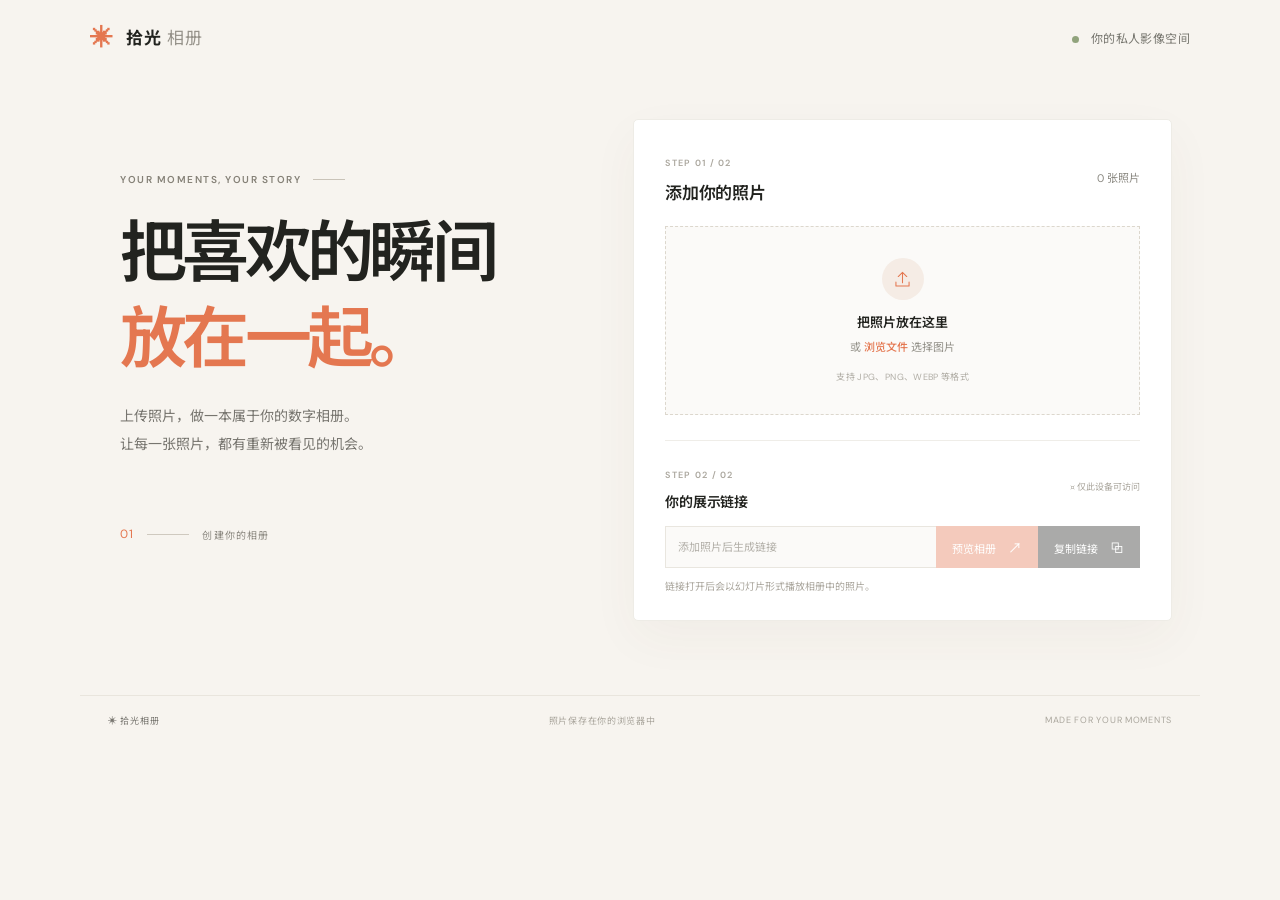
<file: index.html>
<!doctype html>
<html lang="zh-CN">
<head>
  <meta charset="utf-8">
  <meta name="viewport" content="width=device-width, initial-scale=1">
  <meta name="theme-color" content="#f7f4ef">
  <title>拾光相册 · 把喜欢的瞬间放在一起</title>
  <link rel="preconnect" href="https://fonts.googleapis.com">
  <link rel="preconnect" href="https://fonts.gstatic.com" crossorigin>
  <link href="https://fonts.googleapis.com/css2?family=DM+Sans:wght@400;500;600;700&family=Noto+Sans+SC:wght@400;500;600;700;800&display=swap" rel="stylesheet">
  <link rel="stylesheet" href="style.css">
</head>
<body class="home-page">
  <header class="topbar">
    <a class="brand" href="index.html" aria-label="拾光相册首页"><span class="brand-mark">✳</span> 拾光 <span class="brand-light">相册</span></a>
    <span class="top-note"><span class="status-dot"></span> 你的私人影像空间</span>
  </header>

  <main class="home-main">
    <section class="intro">
      <div class="eyebrow"><span>YOUR MOMENTS, YOUR STORY</span><i></i></div>
      <h1>把喜欢的瞬间<br><em>放在一起。</em></h1>
      <p class="intro-copy">上传照片，做一本属于你的数字相册。<br>让每一张照片，都有重新被看见的机会。</p>
      <div class="intro-foot"><span>01</span><span class="foot-line"></span><span>创建你的相册</span></div>
    </section>

    <section class="editor-card" aria-label="创建相册">
      <div class="card-head"><div><span class="step-label">STEP 01 / 02</span><h2>添加你的照片</h2></div><span class="photo-count" id="photoCount">0 张照片</span></div>
      <label class="dropzone" id="dropzone" for="photoInput" tabindex="0">
        <input id="photoInput" type="file" accept="image/*" multiple hidden>
        <span class="upload-icon"><svg viewBox="0 0 32 32" aria-hidden="true"><path d="M16 21V5m0 0L9.5 11.5M16 5l6.5 6.5M6 20v6h20v-6"/></svg></span>
        <strong>把照片放在这里</strong>
        <span class="drop-sub">或 <b>浏览文件</b> 选择图片</span>
        <span class="drop-format">支持 JPG、PNG、WEBP 等格式</span>
      </label>
      <div class="preview-wrap" id="previewWrap" hidden>
        <div class="preview-heading"><span>已加入相册</span><button class="text-button" id="clearPhotos" type="button">清空全部</button></div>
        <div class="photo-grid" id="photoGrid"></div>
      </div>
      <div class="link-area">
        <div class="link-top"><div><span class="step-label">STEP 02 / 02</span><h3>你的展示链接</h3></div><span class="link-lock">⌑ 仅此设备可访问</span></div>
        <div class="link-row"><input id="shareUrl" type="text" readonly placeholder="添加照片后生成链接" aria-label="展示链接"><button id="previewAlbum" class="preview-button" type="button" disabled>预览相册 <span>↗</span></button><button id="copyLink" type="button" disabled>复制链接 <span>⧉</span></button></div>
        <p class="link-hint" id="linkHint">链接打开后会以幻灯片形式播放相册中的照片。</p>
      </div>
    </section>
  </main>
  <footer class="site-footer"><span>✳ 拾光相册</span><span>照片保存在你的浏览器中</span><span>MADE FOR YOUR MOMENTS</span></footer>
  <div class="toast" id="toast" role="status" aria-live="polite"></div>
  <script src="app.js"></script>
</body>
</html>
</file>
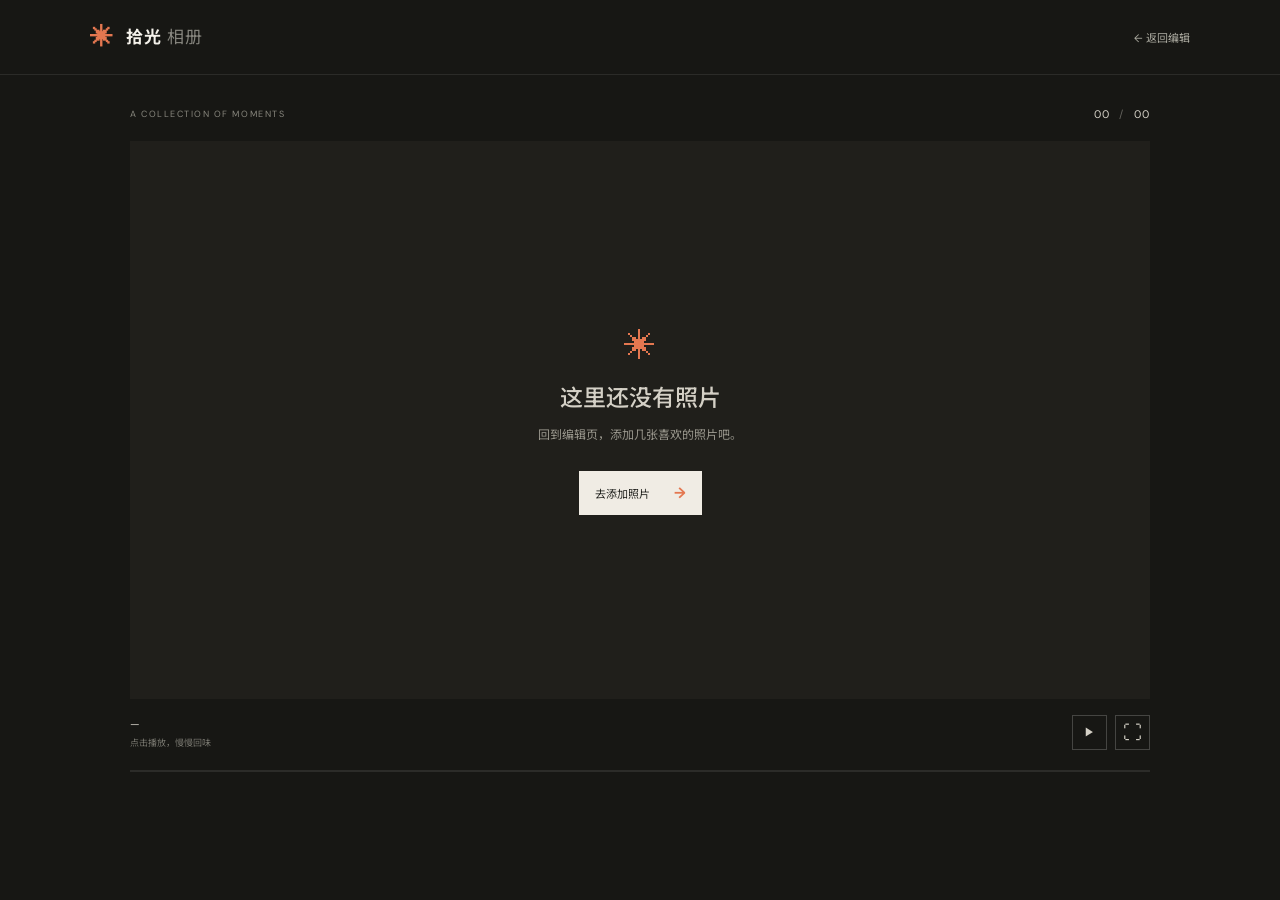
<file: slideshow.html>
<!doctype html>
<html lang="zh-CN">
<head>
  <meta charset="utf-8">
  <meta name="viewport" content="width=device-width, initial-scale=1">
  <meta name="theme-color" content="#171714">
  <title>拾光相册 · 幻灯片</title>
  <link rel="preconnect" href="https://fonts.googleapis.com">
  <link rel="preconnect" href="https://fonts.gstatic.com" crossorigin>
  <link href="https://fonts.googleapis.com/css2?family=DM+Sans:wght@400;500;600;700&family=Noto+Sans+SC:wght@400;500;600;700&display=swap" rel="stylesheet">
  <link rel="stylesheet" href="style.css">
</head>
<body class="slide-page">
  <header class="slide-topbar"><a class="brand" href="index.html"><span class="brand-mark">✳</span> 拾光 <span class="brand-light">相册</span></a><a class="back-link" href="index.html">← 返回编辑</a></header>
  <main class="viewer" id="viewer">
    <div class="viewer-meta"><span class="viewer-kicker">A COLLECTION OF MOMENTS</span><span class="counter" id="counter">01 <i>/</i> 01</span></div>
    <div class="slide-stage" id="slideStage"><button class="nav-arrow prev" id="prev" aria-label="上一张">←</button><img id="slideImage" alt="相册照片"><button class="nav-arrow next" id="next" aria-label="下一张">→</button><div class="empty-view" id="emptyView" hidden><span>✳</span><h1>这里还没有照片</h1><p>回到编辑页，添加几张喜欢的照片吧。</p><a class="empty-button" href="index.html">去添加照片 <b>→</b></a></div></div>
    <div class="viewer-controls"><div class="slide-caption"><span id="photoName">—</span><span id="playState">点击播放，慢慢回味</span></div><div class="control-buttons"><button id="playPause" class="play-button" aria-label="播放幻灯片"><span id="playIcon">▶</span></button><button id="fullScreen" class="fullscreen-button" aria-label="全屏">⛶</button></div></div>
    <div class="progress-track"><div id="progressBar"></div></div>
    <div class="filmstrip" id="filmstrip" aria-label="照片缩略图"></div>
  </main>
  <div class="toast" id="toast" role="status" aria-live="polite"></div>
  <script src="slideshow.js"></script>
</body>
</html>
</file>
<file: style.css>
:root{--paper:#f7f4ef;--ink:#22231f;--muted:#8b8982;--line:#e5e1d9;--orange:#e47750;--green:#889875}*{box-sizing:border-box}body{margin:0;font-family:"DM Sans","Noto Sans SC",sans-serif;color:var(--ink);background:var(--paper)}a{color:inherit;text-decoration:none}.topbar,.slide-topbar{height:76px;padding:0 clamp(24px,7vw,108px);display:flex;align-items:center;justify-content:space-between}.brand{font-size:17px;font-weight:700;letter-spacing:.06em}.brand-mark{color:var(--orange);font-size:23px;vertical-align:-2px;margin-right:7px}.brand-light{font-weight:400;color:#96928a}.top-note{font-size:12px;color:#77766f;letter-spacing:.04em}.status-dot{display:inline-block;width:7px;height:7px;background:#91a37c;border-radius:50%;margin-right:8px}.home-main{max-width:1120px;margin:43px auto 74px;padding:0 28px;display:grid;grid-template-columns:.88fr 1.12fr;gap:clamp(40px,8vw,110px);align-items:center}.intro{padding:0 0 25px 12px}.eyebrow{display:flex;align-items:center;gap:12px;color:#858177;font-size:10px;font-weight:600;letter-spacing:.15em}.eyebrow i{width:32px;height:1px;background:#c9c3b8}.intro h1{font-size:clamp(42px,5.3vw,67px);letter-spacing:-.07em;line-height:1.28;margin:25px 0 20px;font-weight:600}.intro h1 em{font-style:normal;color:var(--orange)}.intro-copy{font-size:14px;color:#77756f;line-height:2}.intro-foot{display:flex;align-items:center;gap:13px;margin-top:68px;font-size:10px;letter-spacing:.12em;color:#8c8981}.intro-foot>span:first-child{font-family:"DM Sans",sans-serif;color:var(--orange);font-size:12px}.foot-line{width:42px;height:1px;background:#cfc9bf}.editor-card{background:#fff;border:1px solid #eeece6;padding:30px 31px 27px;border-radius:5px;box-shadow:0 17px 50px #54452a0b}.card-head,.link-top,.preview-heading{display:flex;align-items:center;justify-content:space-between}.step-label{font-size:9px;color:#aaa69d;letter-spacing:.14em;font-weight:600}.card-head h2,.link-top h3{font-size:17px;margin:8px 0 0;font-weight:600;letter-spacing:-.02em}.photo-count{font-size:11px;color:#8b8982}.dropzone{margin-top:22px;min-height:189px;background:#fbfaf8;border:1px dashed #dcd7cd;display:flex;align-items:center;justify-content:center;flex-direction:column;cursor:pointer;transition:.2s}.dropzone:hover,.dropzone.dragover{border-color:var(--orange);background:#fff9f6}.upload-icon{width:42px;height:42px;border-radius:50%;background:#f5ece5;display:grid;place-items:center;margin-bottom:12px}.upload-icon svg{width:21px;stroke:var(--orange);stroke-width:1.6;fill:none;stroke-linecap:round;stroke-linejoin:round}.dropzone strong{font-size:13px;font-weight:600}.drop-sub{font-size:11px;color:#929088;margin-top:7px}.drop-sub b{color:var(--orange);font-weight:500}.drop-format{margin-top:16px;font-size:9px;color:#b0ada5;letter-spacing:.04em}.preview-wrap{margin-top:20px}.preview-heading{font-size:11px;color:#77756f;margin-bottom:10px}.text-button{padding:0;background:none;border:0;color:#a09c94;font:inherit;font-size:10px;cursor:pointer}.text-button:hover{color:var(--orange)}.photo-grid{display:grid;grid-template-columns:repeat(5,1fr);gap:8px}.photo-thumb{position:relative;aspect-ratio:1;overflow:hidden;background:#f1eee9}.photo-thumb img{width:100%;height:100%;object-fit:cover}.remove-photo{position:absolute;right:4px;top:4px;width:21px;height:21px;border:0;border-radius:50%;background:#222b;color:#fff;cursor:pointer;font-size:14px;line-height:1}.link-area{border-top:1px solid #efede8;margin-top:25px;padding-top:21px}.link-top h3{font-size:14px}.link-lock{font-size:9px;color:#aaa69d}.link-row{height:42px;display:flex;margin-top:15px}.link-row input{flex:1;min-width:0;border:1px solid #e9e6df;border-right:0;background:#fbfaf8;padding:0 12px;color:#77756f;font:11px "DM Sans","Noto Sans SC",sans-serif;outline:none}.link-row input::placeholder{color:#b3b0a9}.link-row button{border:0;background:var(--ink);color:white;padding:0 16px;font:11px "Noto Sans SC",sans-serif;cursor:pointer;transition:.2s}.link-row button:hover:not(:disabled){background:var(--orange)}.link-row button:disabled{opacity:.38;cursor:not-allowed}.link-row button.preview-button{background:var(--orange)}.link-row button.preview-button:hover:not(:disabled){background:#cf6541}.link-row button span{font-size:14px;margin-left:10px}.link-hint{font-size:10px;color:#aaa69d;margin:10px 0 0}.site-footer{max-width:1120px;margin:0 auto;padding:18px 28px 25px;border-top:1px solid #e9e5dd;display:flex;justify-content:space-between;font-size:9px;color:#aaa69d;letter-spacing:.08em}.site-footer span:first-child{color:#77756f}.toast{position:fixed;left:50%;bottom:28px;transform:translate(-50%,12px);background:#272823;color:#fff;padding:10px 18px;border-radius:3px;font-size:12px;opacity:0;pointer-events:none;transition:.22s;z-index:20}.toast.show{opacity:1;transform:translate(-50%,0)}
.slide-page{background:#171714;color:#f4f1ea;min-height:100vh;overflow-x:hidden}.slide-topbar{height:75px;border-bottom:1px solid #ffffff16}.slide-page .brand{color:#f4f1ea}.slide-page .brand-light{color:#85847d}.back-link{font-size:11px;color:#aaa99f;transition:.2s}.back-link:hover{color:#fff}.viewer{max-width:1100px;margin:0 auto;padding:32px 40px 38px}.viewer-meta{display:flex;justify-content:space-between;align-items:center;color:#88877e;font-size:9px;letter-spacing:.17em}.counter{font-size:11px;letter-spacing:.08em;color:#d4d0c6}.counter i{font-style:normal;color:#65645e;margin:0 6px}.slide-stage{height:min(62vh,600px);min-height:300px;position:relative;margin:20px 0 16px;display:flex;align-items:center;justify-content:center;background:#201f1b;overflow:hidden}.slide-stage>img{width:100%;height:100%;object-fit:contain;transition:opacity .35s}.slide-stage>img.switching{opacity:0}.nav-arrow{position:absolute;z-index:2;top:50%;transform:translateY(-50%);width:43px;height:43px;border:1px solid #ffffff30;background:#17171488;color:#eee;border-radius:50%;font-size:18px;cursor:pointer;transition:.2s}.nav-arrow:hover{background:var(--orange);border-color:var(--orange)}.nav-arrow.prev{left:20px}.nav-arrow.next{right:20px}.empty-view{position:absolute;text-align:center;color:#d4d0c6}.empty-view>span{font-size:32px;color:var(--orange)}.empty-view h1{font-size:23px;font-weight:500;margin:12px 0}.empty-view p{font-size:12px;color:#99978d}.empty-button{display:inline-flex;align-items:center;gap:24px;margin-top:16px;padding:12px 16px;background:#f0ece4;color:#22231f;font-size:11px}.empty-button b{color:var(--orange);font-size:15px}.viewer-controls{display:flex;align-items:center;justify-content:space-between}.slide-caption{display:flex;flex-direction:column;gap:5px}.slide-caption span:first-child{font-size:11px;color:#d8d4ca}.slide-caption span:last-child{font-size:9px;color:#77766e}.control-buttons{display:flex;gap:8px}.control-buttons button{width:35px;height:35px;background:transparent;border:1px solid #ffffff32;color:#d4d0c6;cursor:pointer}.control-buttons button:hover{border-color:var(--orange);color:var(--orange)}.play-button{font-size:11px}.fullscreen-button{font-size:19px}.progress-track{height:2px;background:#ffffff17;margin-top:20px}.progress-track div{height:100%;width:0;background:var(--orange);transition:width .1s linear}.filmstrip{display:flex;gap:8px;margin-top:17px;overflow-x:auto;padding-bottom:5px}.film-thumb{width:55px;height:42px;flex:0 0 auto;object-fit:cover;opacity:.46;cursor:pointer;border:1px solid transparent;transition:.2s}.film-thumb:hover{opacity:.8}.film-thumb.active{opacity:1;border-color:var(--orange)}.slide-page .toast{background:#f5f1e9;color:#25251f}@media(max-width:760px){.topbar,.slide-topbar{height:65px;padding:0 22px}.home-main{grid-template-columns:1fr;margin:25px auto 48px;gap:30px;padding:0 20px}.intro{padding:0}.intro h1{font-size:47px;margin:17px 0 12px}.intro-copy{font-size:12px}.intro-foot{display:none}.editor-card{padding:22px 19px}.dropzone{min-height:165px}.site-footer{margin:0 20px;padding:16px 0;gap:8px}.site-footer span:last-child{display:none}.viewer{padding:24px 18px}.slide-stage{height:60vh;min-height:280px;margin-top:17px}.nav-arrow{width:36px;height:36px}.nav-arrow.prev{left:10px}.nav-arrow.next{right:10px}}
</file>
